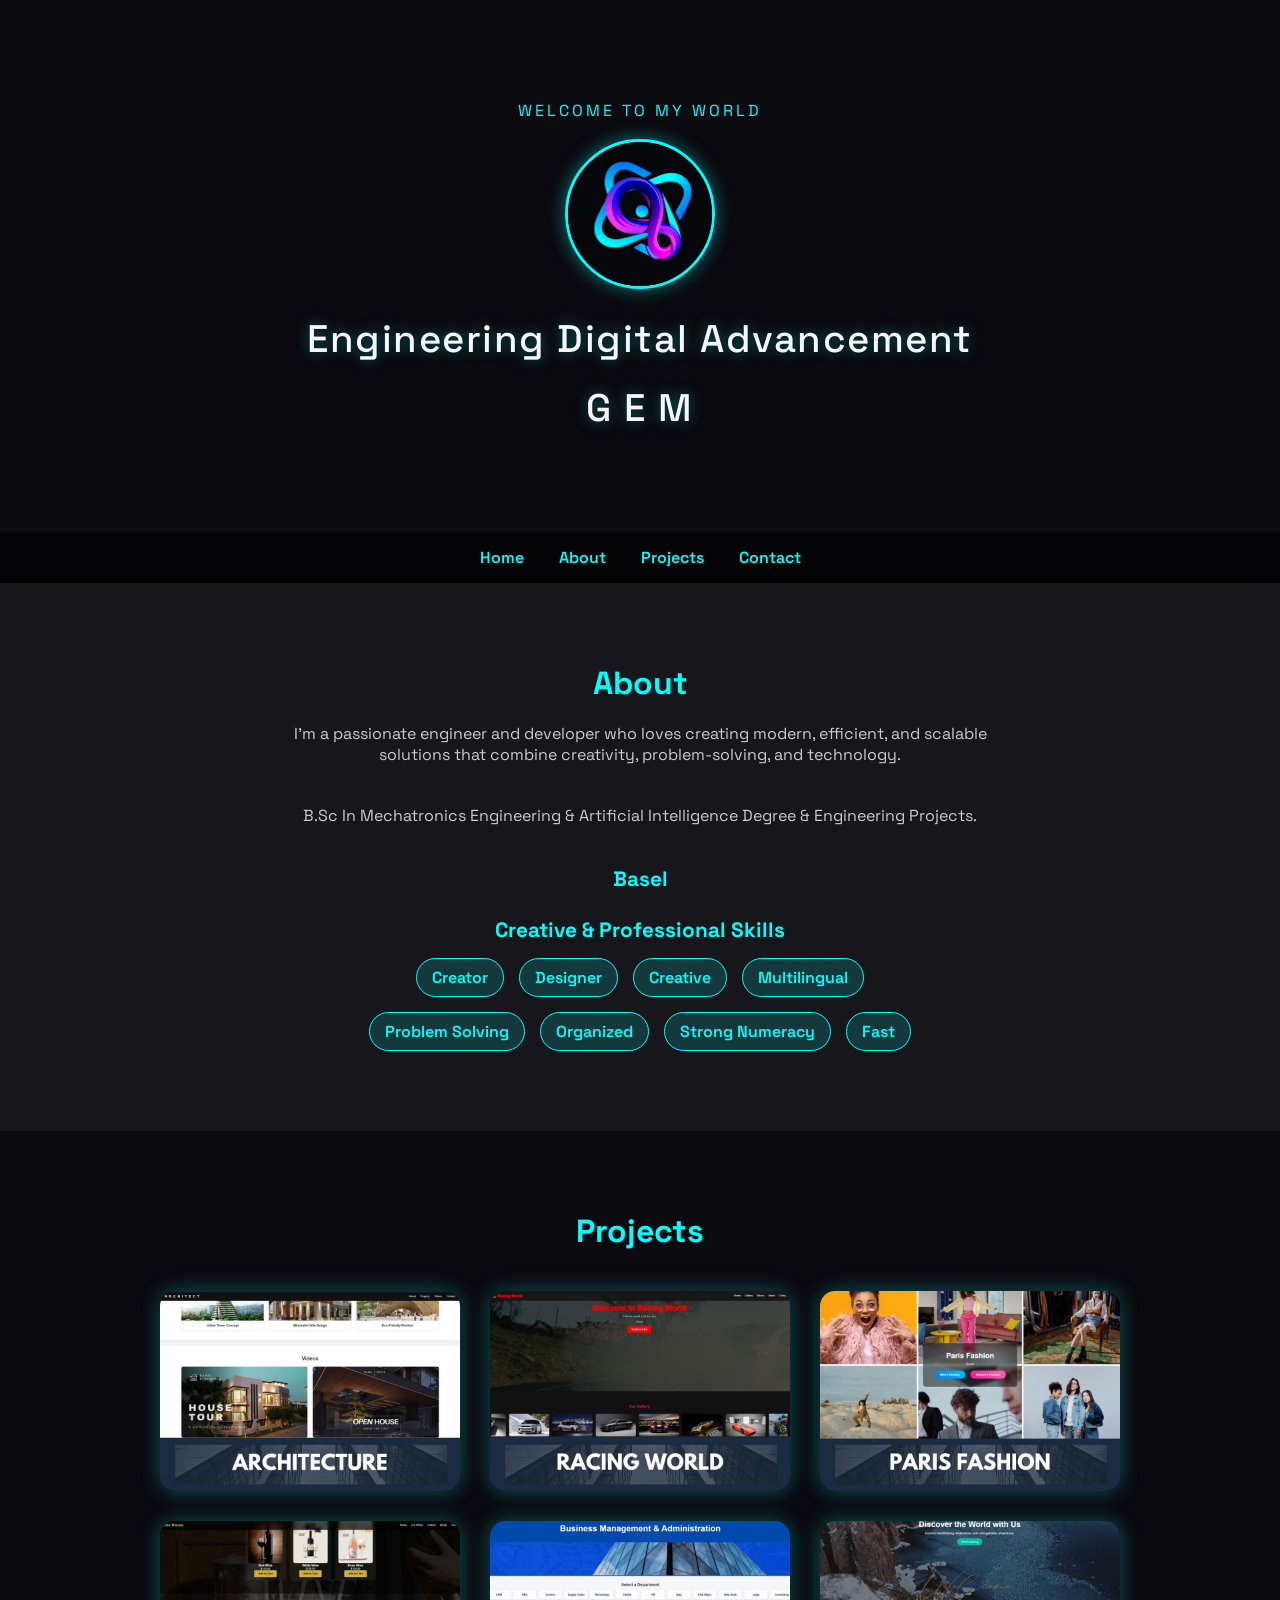
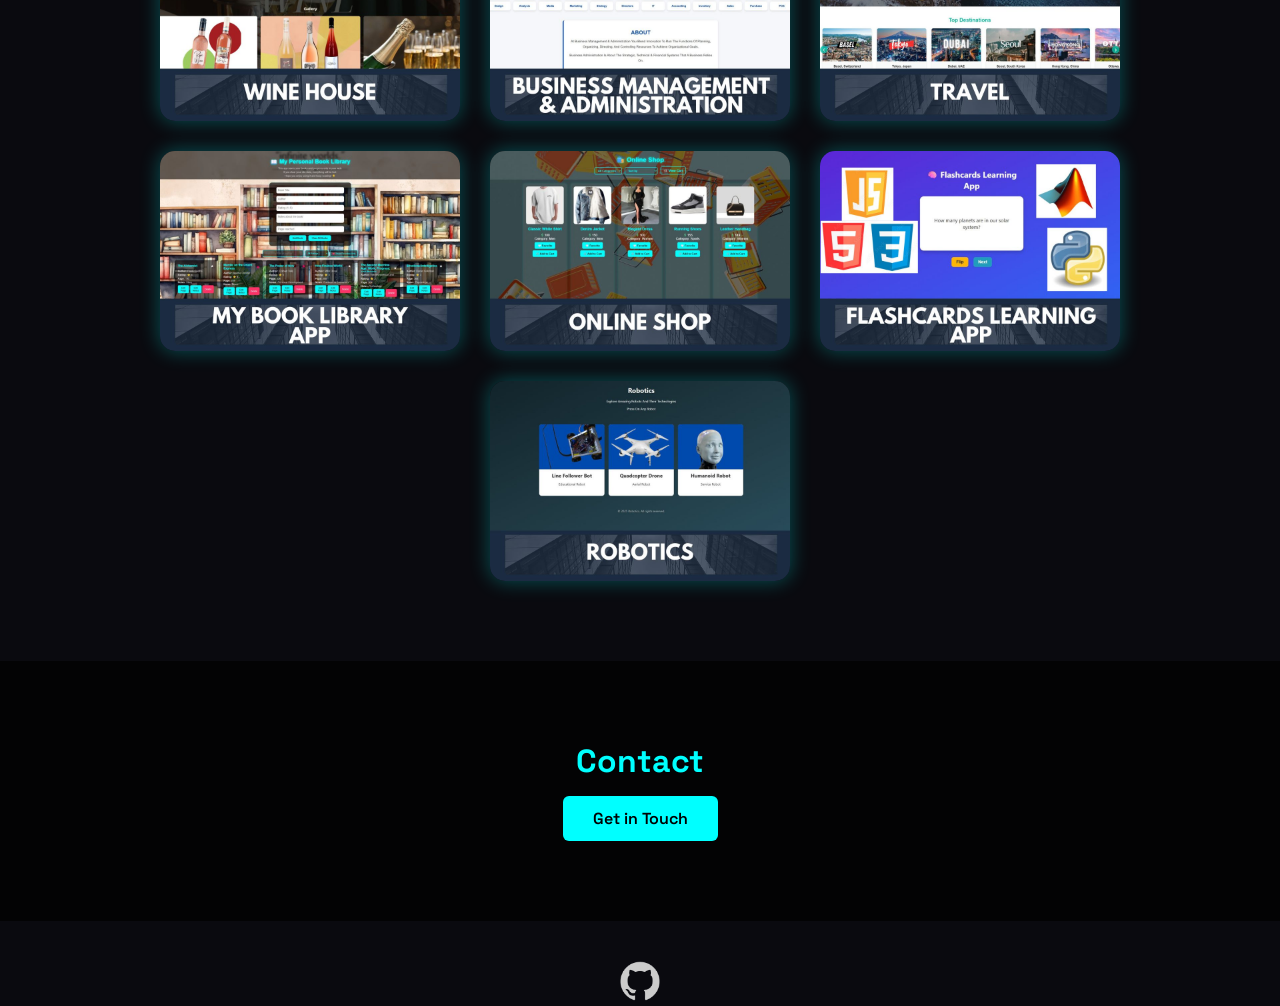
<file: index.html>
<!DOCTYPE html>
<html lang="en">
<head>
  <meta charset="UTF-8" />
  <meta name="viewport" content="width=device-width, initial-scale=1.0" />
  
  <link rel="preconnect" href="https://fonts.googleapis.com">
<link rel="preconnect" href="https://fonts.gstatic.com" crossorigin>
<link href="https://fonts.googleapis.com/css2?family=Space+Grotesk:wght@300;400;500;600;700&display=swap" rel="stylesheet">
  
  <title>AI & Data | Software & Mechatronics Engineer | Business Intelligence | Operations</title>
  <link rel="icon" href="assets/icons/edalogo.png">
  <link rel="stylesheet" href="style.css" />
  <meta name="google-site-verification" content="UK_YqPpvfcfRPF9ksJvsuwuyppRobvu2Sew8CycZykQ" />
</head>
<body>


  <!-- Cursor Trail Canvas -->
  <canvas id="cursorTrail"></canvas>

  <!-- Hero Section -->
  <section id="home" class="hero">
    <div class="intro-text">Welcome to My World</div>
    <div class="profile">
      <img src="assets/images/profile.png" alt="Profile Photo" class="profile-pic" />
      <h1 class="name">Engineering Digital Advancement</h1>
            <h1 class="name"> G E M </h1>
    </div>
  </section>

  <!-- Navigation -->
  <nav class="navbar">
    <a href="#home">Home</a>
    <a href="#about">About</a>
    <a href="#projects">Projects</a>
    <a href="#contact">Contact</a>
  </nav>

  <!-- About Section -->
  <section id="about" class="about">
    <h2>About</h2>
    <p>I’m a passionate engineer and developer who loves creating modern, efficient, and scalable solutions that combine creativity, problem-solving, and technology.</p>
    <p>B.Sc In Mechatronics Engineering & Artificial Intelligence Degree & Engineering Projects.</p>

    <div class="skills">
      <h3 class="skills-title">Basel</h3>
      

      <h3 class="skills-title">Creative & Professional Skills</h3>
      <div class="soft-skills">
        <span class="tag">Creator</span>
        <span class="tag">Designer</span>
        <span class="tag">Creative</span>
        <span class="tag">Multilingual</span>
        <span class="tag">Problem Solving</span>
        <span class="tag">Organized</span>
        <span class="tag">Strong Numeracy</span>
        <span class="tag">Fast</span>
      </div>
    </div>
  </section>

  <!-- Projects Section -->
  <section id="projects" class="projects">
    <h2>Projects</h2>
    <div class="cards">
      <div class="card">
        <img src="assets/images/project1.jpg" alt="Project 1" />
        <div class="overlay"><h3>Architecture</h3><a href="https://baselswitz.github.io/Architecture/" target="_blank">View</a></div>
      </div>
      <div class="card">
        <img src="assets/images/project2.jpg" alt="Project 2" />
        <div class="overlay"><h3>Racing World</h3><a href="https://baselswitz.github.io/racing-world/" target="_blank">View</a></div>
      </div>
      <div class="card">
        <img src="assets/images/project3.jpg" alt="Project 3" />
        <div class="overlay"><h3>Paris Fashion</h3><a href="https://baselswitz.github.io/paris-fashion/" target="_blank">View</a></div>
      </div>
      <div class="card">
        <img src="assets/images/project4.jpg" alt="Project 4" />
        <div class="overlay"><h3>Wine House</h3><a href="https://baselswitz.github.io/wine-house/" target="_blank">View</a></div>
      </div>
      <div class="card">
        <img src="assets/images/project10.jpg" alt="Project 10" />
        <div class="overlay"><h3>Business Management Administration</h3><a href="https://baselswitz.github.io/business-management-administration/index.html" target="_blank">View</a></div>
      </div>
      <div class="card">
        <img src="assets/images/project5.jpg" alt="Project 5" />
        <div class="overlay"><h3>Travel</h3><a href="https://baselswitz.github.io/travel/" target="_blank">View</a></div>
      </div>
        <div class="card">
        <img src="assets/images/project6.jpg" alt="Project 6" />
        <div class="overlay"><h3>My Book Library</h3><a href="https://baselswitz.github.io/my-book-library/" target="_blank">View</a></div>
      </div>
         <div class="card">
        <img src="assets/images/project7.jpg" alt="Project 7" />
        <div class="overlay"><h3>Online Shop</h3><a href="https://baselswitz.github.io/online-shop/" target="_blank">View</a></div>
      </div>
        <div class="card">
        <img src="assets/images/project8.jpg" alt="Project 8" />
        <div class="overlay"><h3>Flashcards Learning App</h3><a href="https://baselswitz.github.io/flash-cards/" target="_blank">View</a></div>
      </div>
        <div class="card">
        <img src="assets/images/project9.jpg" alt="Project 9" />
        <div class="overlay"><h3>Robotics</h3><a href="https://baselswitz.github.io/robotics/" target="_blank">View</a></div>
      </div>
    </div>
  </section>
 
  
<!-- Contact Section -->
<section class="contact-section" id="contact">
    <h2>Contact</h2>
    <a href="mailto:contact@edagem.com" class="btn">Get in Touch</a>
</section>

    <!-- Social Icons -->
    <div class="social-icons">
      <a href="https://edagem.com/"><img src="assets/icons/github.png" alt="GitHub"></a>
    </div>
  </section>

  <script src="script.js"></script>
</body>
</html>
</file>
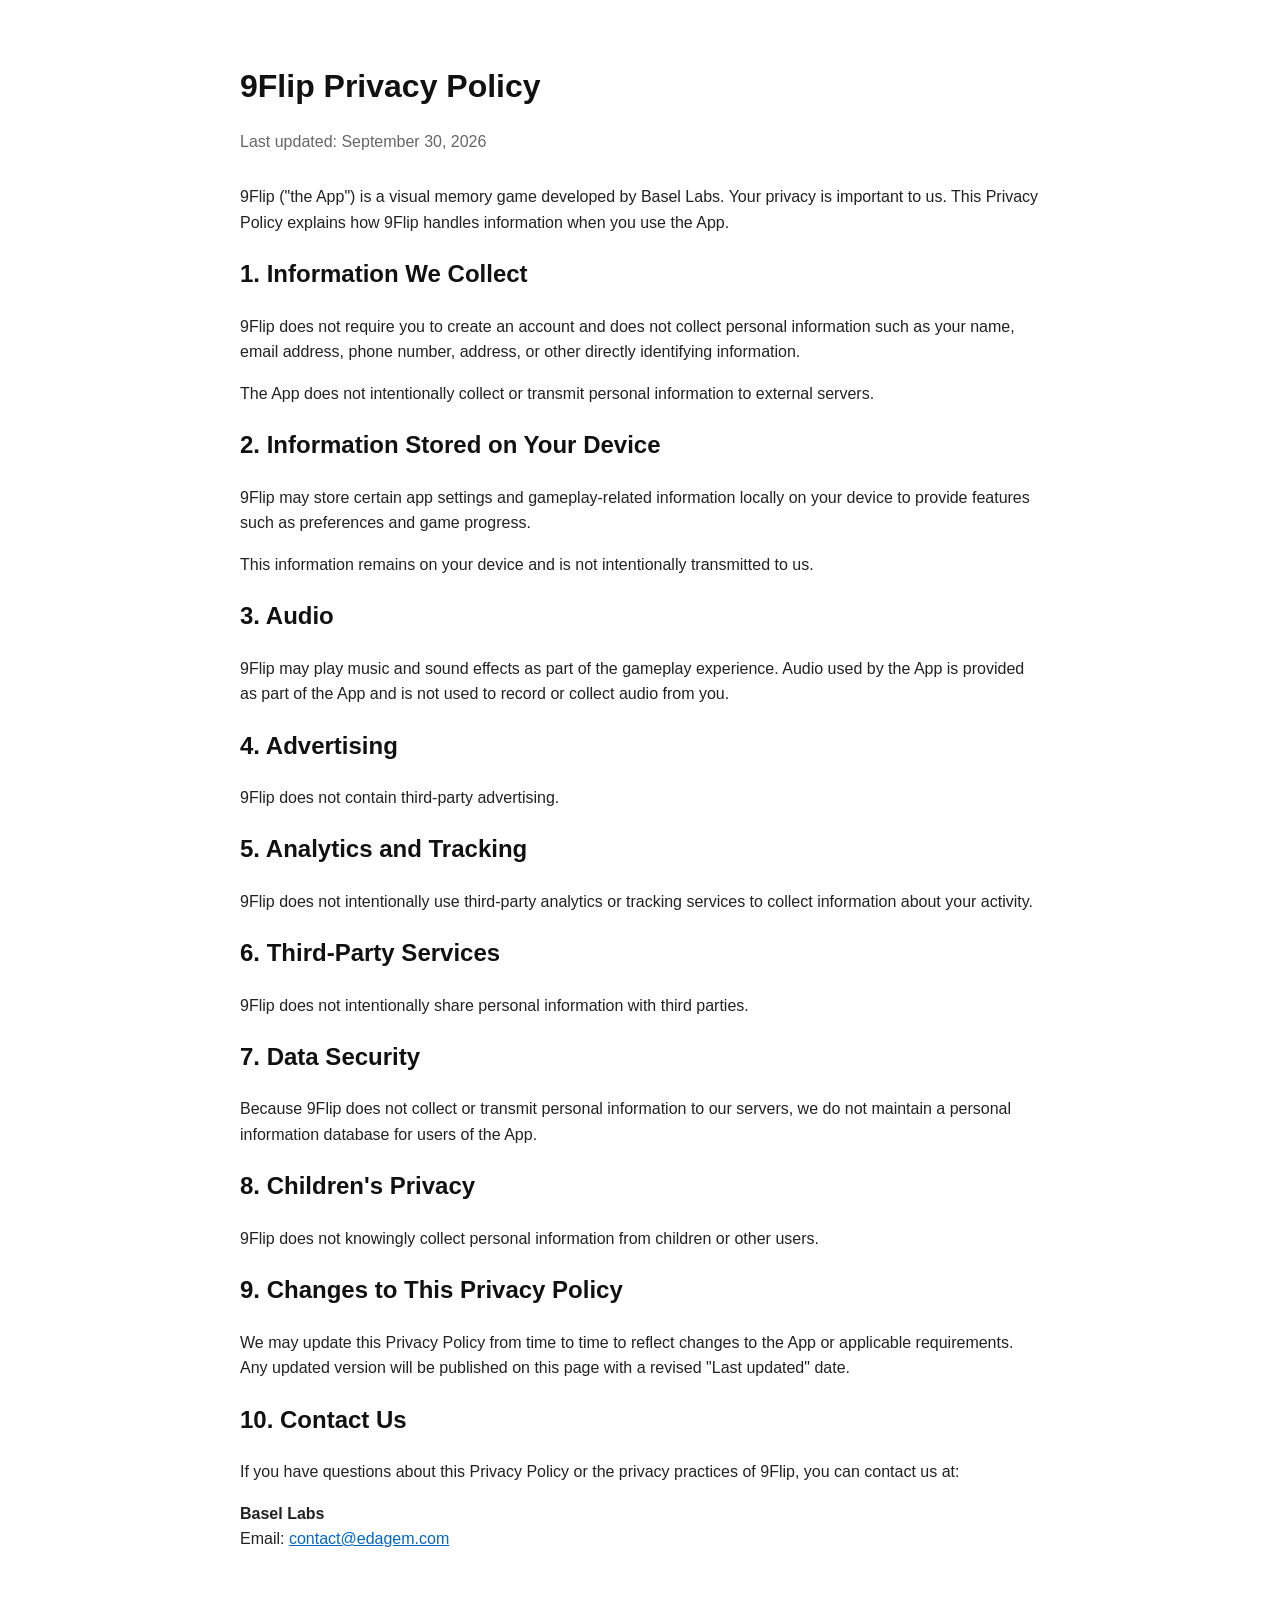
<file: 9flip/privacy-policy.html>
<!DOCTYPE html>
<html lang="en">
<head>
  <meta charset="UTF-8">
  <meta name="viewport" content="width=device-width, initial-scale=1.0">
  <title>9Flip Privacy Policy</title>
  <style>
    body {
      font-family: Arial, sans-serif;
      line-height: 1.6;
      max-width: 800px;
      margin: 0 auto;
      padding: 40px 20px;
      color: #222;
      background: #fff;
    }

    h1, h2 {
      color: #111;
    }

    h1 {
      margin-bottom: 10px;
    }

    .updated {
      color: #666;
      margin-bottom: 30px;
    }

    a {
      color: #0066cc;
    }
  </style>
</head>

<body>

  <h1>9Flip Privacy Policy</h1>

  <p class="updated">Last updated: September 30, 2026</p>

  <p>
    9Flip ("the App") is a visual memory game developed by Basel Labs.
    Your privacy is important to us. This Privacy Policy explains how
    9Flip handles information when you use the App.
  </p>

  <h2>1. Information We Collect</h2>

  <p>
    9Flip does not require you to create an account and does not
    collect personal information such as your name, email address,
    phone number, address, or other directly identifying information.
  </p>

  <p>
    The App does not intentionally collect or transmit personal
    information to external servers.
  </p>

  <h2>2. Information Stored on Your Device</h2>

  <p>
    9Flip may store certain app settings and gameplay-related
    information locally on your device to provide features such as
    preferences and game progress.
  </p>

  <p>
    This information remains on your device and is not intentionally
    transmitted to us.
  </p>

  <h2>3. Audio</h2>

  <p>
    9Flip may play music and sound effects as part of the gameplay
    experience. Audio used by the App is provided as part of the App
    and is not used to record or collect audio from you.
  </p>

  <h2>4. Advertising</h2>

  <p>
    9Flip does not contain third-party advertising.
  </p>

  <h2>5. Analytics and Tracking</h2>

  <p>
    9Flip does not intentionally use third-party analytics or tracking
    services to collect information about your activity.
  </p>

  <h2>6. Third-Party Services</h2>

  <p>
    9Flip does not intentionally share personal information with
    third parties.
  </p>

  <h2>7. Data Security</h2>

  <p>
    Because 9Flip does not collect or transmit personal information
    to our servers, we do not maintain a personal information database
    for users of the App.
  </p>

  <h2>8. Children's Privacy</h2>

  <p>
    9Flip does not knowingly collect personal information from
    children or other users.
  </p>

  <h2>9. Changes to This Privacy Policy</h2>

  <p>
    We may update this Privacy Policy from time to time to reflect
    changes to the App or applicable requirements. Any updated version
    will be published on this page with a revised "Last updated" date.
  </p>

  <h2>10. Contact Us</h2>

  <p>
    If you have questions about this Privacy Policy or the privacy
    practices of 9Flip, you can contact us at:
  </p>

  <p>
    <strong>Basel Labs</strong><br>
    Email:
    <a href="mailto:contact@edagem.com">contact@edagem.com</a>
  </p>

</body>
</html>
</file>
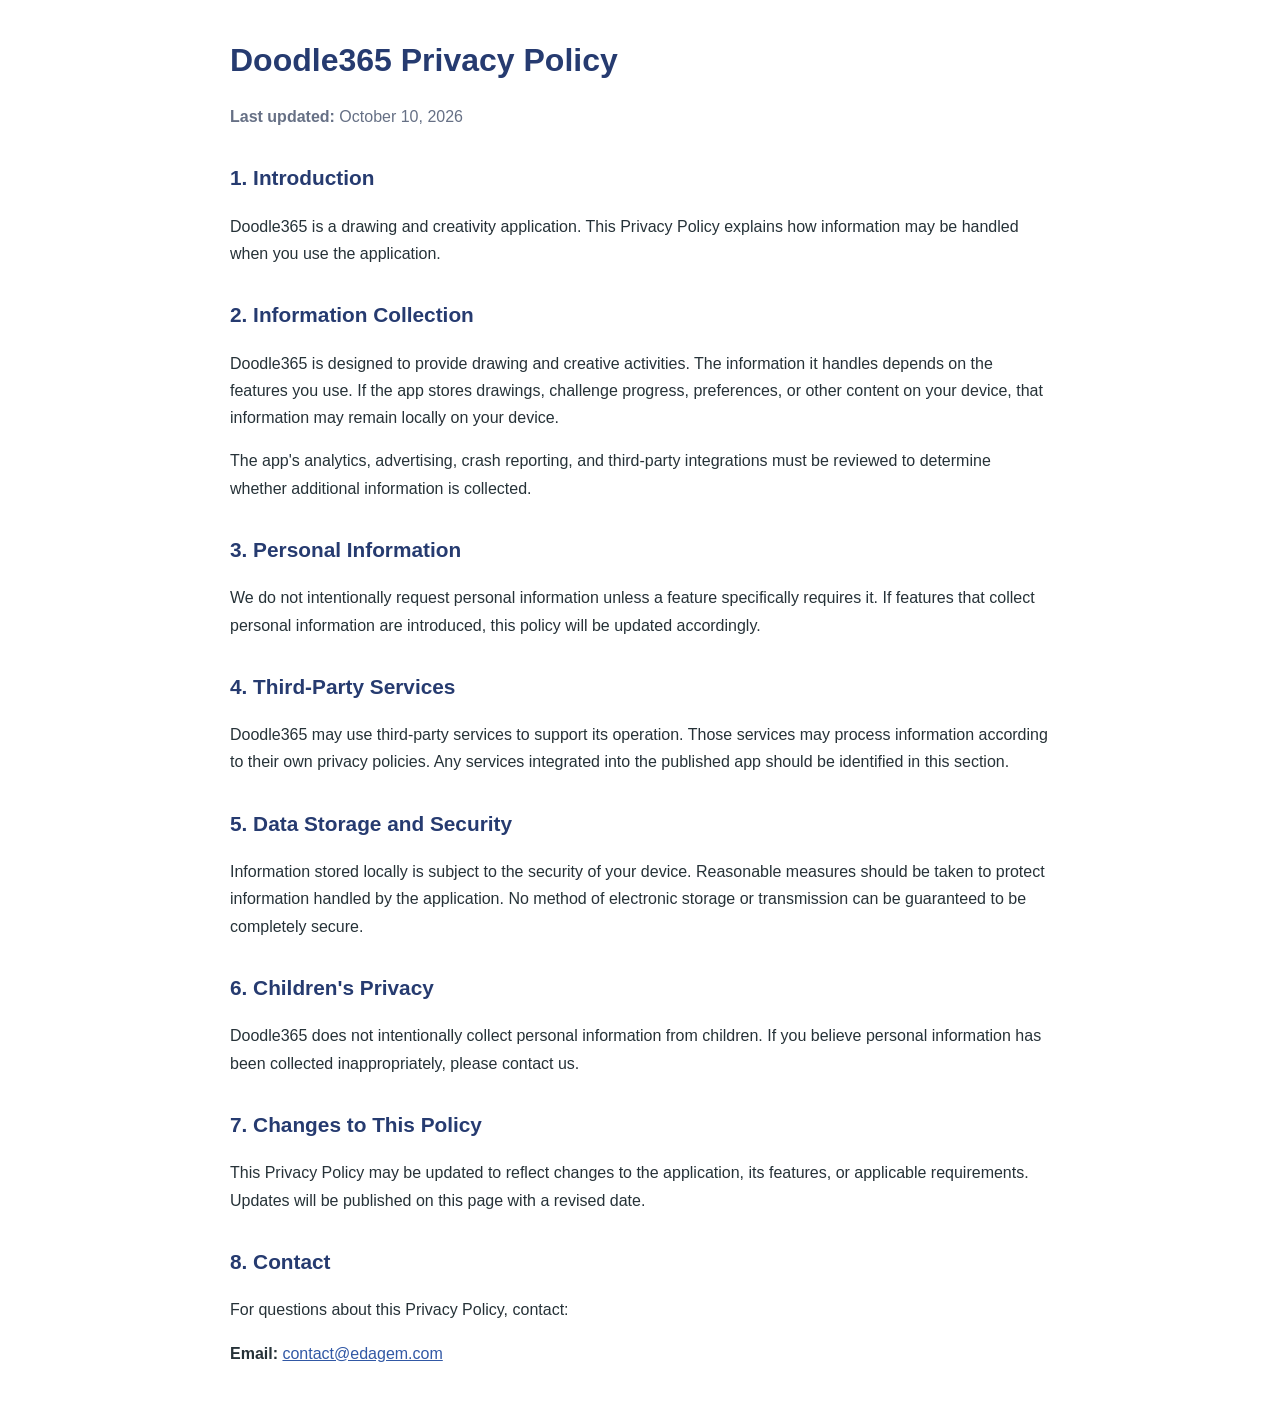
<file: doodle365/privacy-policy.html>
<!DOCTYPE html>
<html lang="en">
<head>
  <meta charset="UTF-8">
  <meta name="viewport" content="width=device-width, initial-scale=1.0">
  <meta name="description" content="Privacy Policy for Doodle365, a drawing and creativity application.">
  <title>Doodle365 Privacy Policy</title>
  <style>
    body {
      font-family: Arial, sans-serif;
      line-height: 1.7;
      color: #263238;
      max-width: 820px;
      margin: 40px auto;
      padding: 0 24px;
      background: #ffffff;
    }
    h1 { color: #263b70; line-height: 1.3; }
    h2 {
      color: #263b70;
      margin-top: 30px;
      font-size: 1.3rem;
    }
    .updated { color: #667085; margin-bottom: 28px; }
    a { color: #3158a5; }
  </style>
</head>
<body>
  <h1>Doodle365 Privacy Policy</h1>
  <p class="updated"><strong>Last updated:</strong> October 10, 2026</p>

  <h2>1. Introduction</h2>
  <p>Doodle365 is a drawing and creativity application.
  This Privacy Policy explains how information may be handled
  when you use the application.</p>

  <h2>2. Information Collection</h2>
  <p>Doodle365 is designed to provide drawing and creative
  activities. The information it handles depends on the features
  you use. If the app stores drawings, challenge progress,
  preferences, or other content on your device, that information
  may remain locally on your device.</p>
  <p>The app's analytics, advertising, crash reporting, and
  third-party integrations must be reviewed to determine whether
  additional information is collected.</p>

  <h2>3. Personal Information</h2>
  <p>We do not intentionally request personal information unless
  a feature specifically requires it. If features that collect
  personal information are introduced, this policy will be
  updated accordingly.</p>

  <h2>4. Third-Party Services</h2>
  <p>Doodle365 may use third-party services to support its
  operation. Those services may process information according
  to their own privacy policies. Any services integrated into
  the published app should be identified in this section.</p>

  <h2>5. Data Storage and Security</h2>
  <p>Information stored locally is subject to the security of
  your device. Reasonable measures should be taken to protect
  information handled by the application. No method of
  electronic storage or transmission can be guaranteed to be
  completely secure.</p>

  <h2>6. Children's Privacy</h2>
  <p>Doodle365 does not intentionally collect personal
  information from children. If you believe personal information
  has been collected inappropriately, please contact us.</p>

  <h2>7. Changes to This Policy</h2>
  <p>This Privacy Policy may be updated to reflect changes to
  the application, its features, or applicable requirements.
  Updates will be published on this page with a revised date.</p>

  <h2>8. Contact</h2>
  <p>For questions about this Privacy Policy, contact:</p>
  <p><strong>Email:</strong>
  <a href="mailto:contact@edagem.com">contact@edagem.com</a></p>
</body>
</html>
</file>
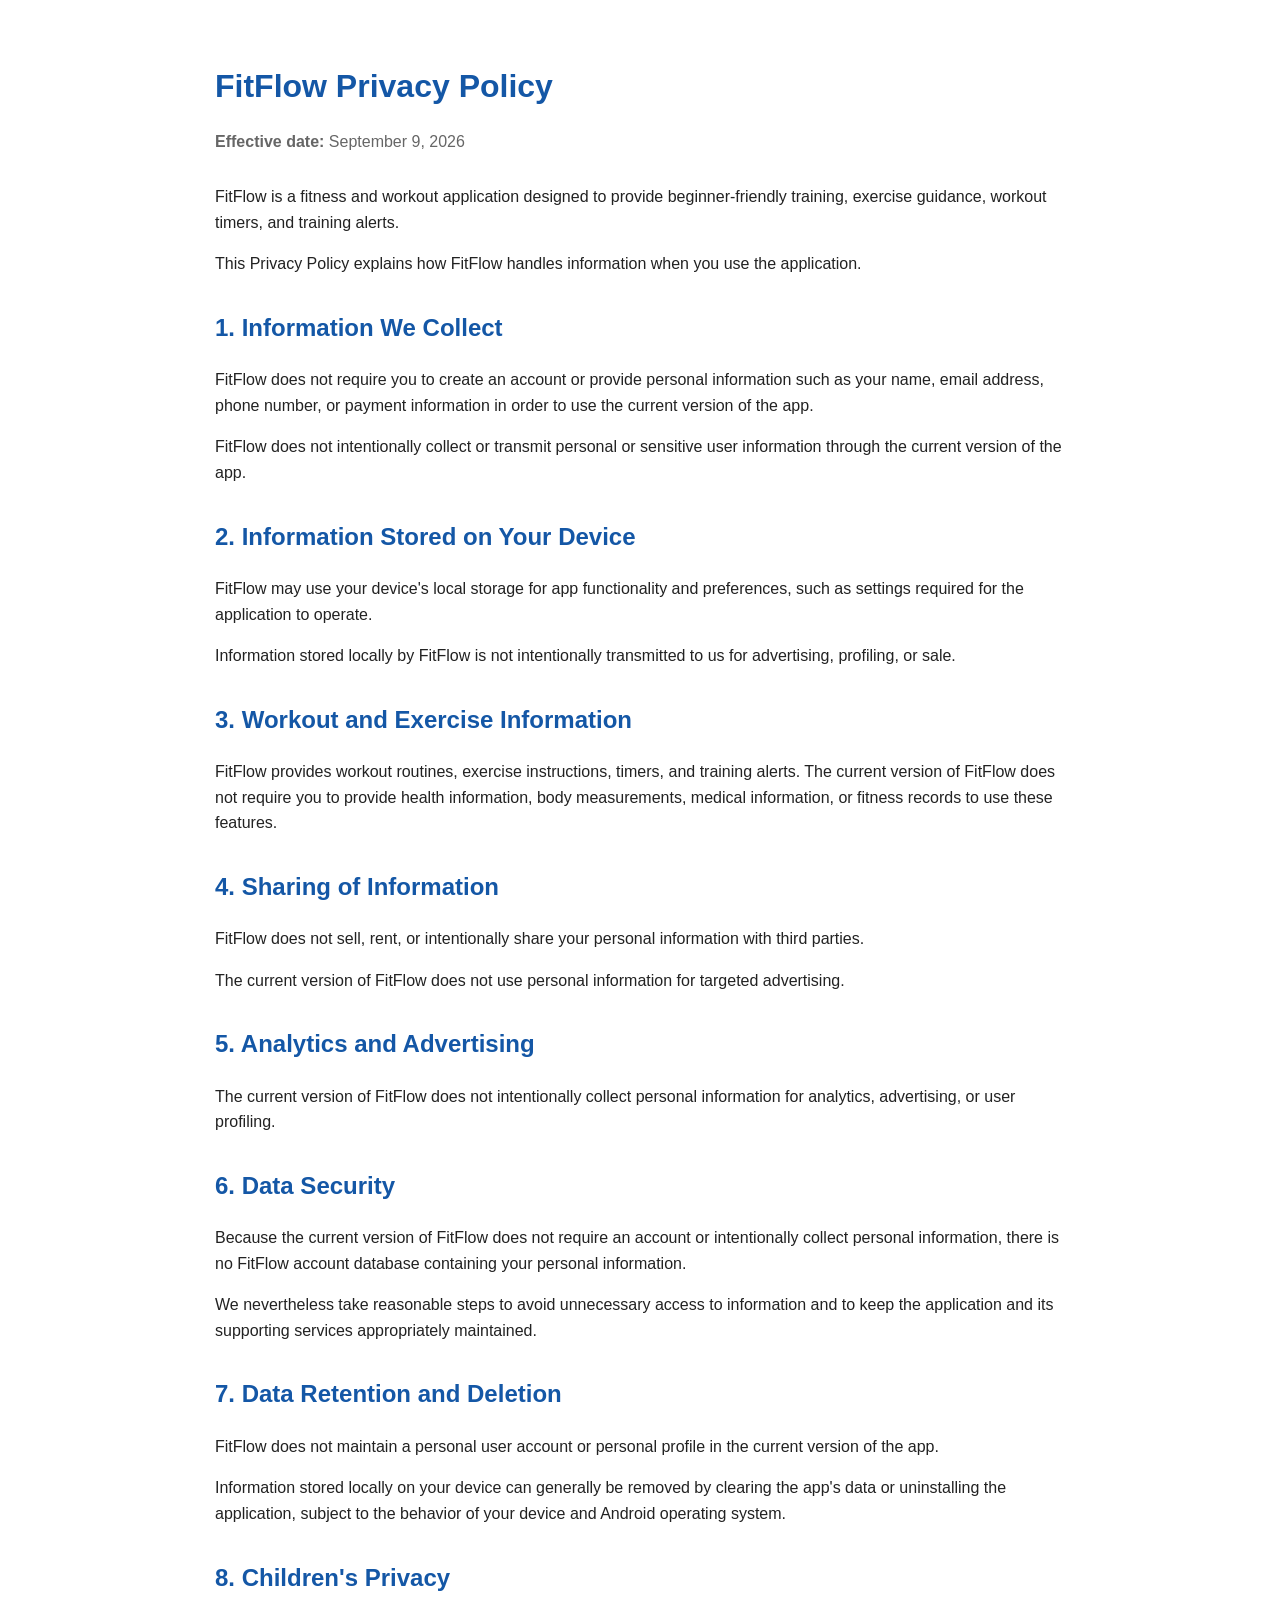
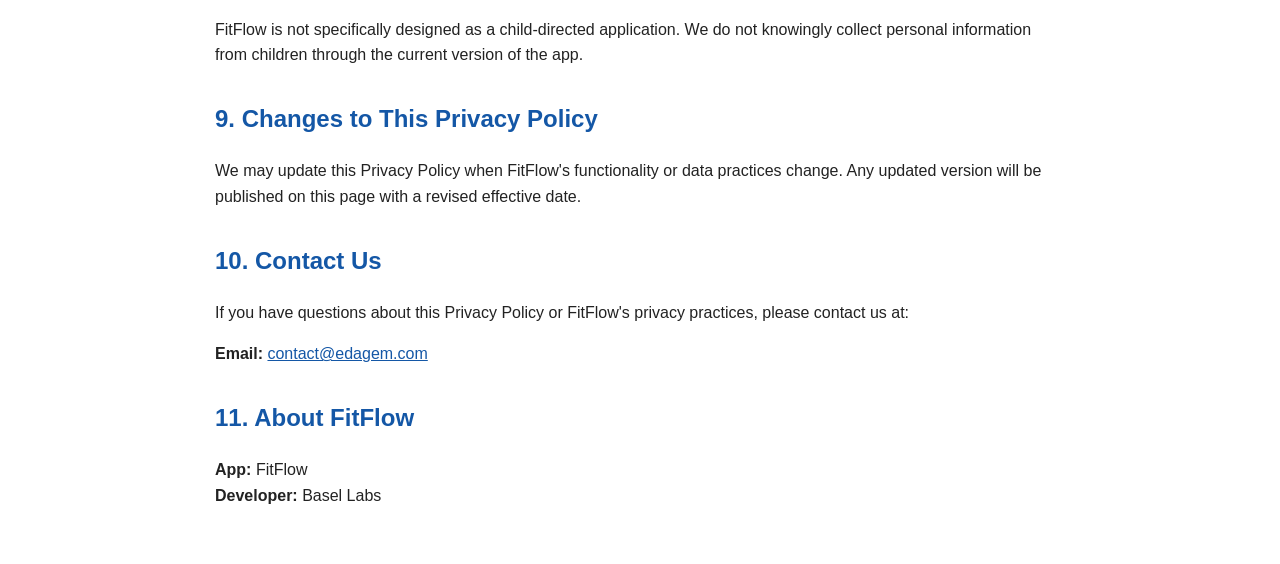
<file: fitflow/privacy-policy.html>
<!DOCTYPE html>
<html lang="en">
<head>
    <meta charset="UTF-8">
    <meta name="viewport" content="width=device-width, initial-scale=1.0">
    <title>FitFlow Privacy Policy</title>
    <style>
        body {
            font-family: Arial, sans-serif;
            line-height: 1.6;
            max-width: 850px;
            margin: 0 auto;
            padding: 40px 20px;
            color: #222;
            background: #fff;
        }

        h1 {
            color: #1457a6;
            margin-bottom: 8px;
        }

        h2 {
            color: #1457a6;
            margin-top: 32px;
        }

        p, li {
            font-size: 16px;
        }

        .updated {
            color: #666;
            margin-bottom: 30px;
        }

        a {
            color: #1457a6;
        }
    </style>
</head>

<body>

    <h1>FitFlow Privacy Policy</h1>

    <p class="updated">
        <strong>Effective date:</strong> September 9, 2026
    </p>

    <p>
        FitFlow is a fitness and workout application designed to provide
        beginner-friendly training, exercise guidance, workout timers, and
        training alerts.
    </p>

    <p>
        This Privacy Policy explains how FitFlow handles information when you
        use the application.
    </p>

    <h2>1. Information We Collect</h2>

    <p>
        FitFlow does not require you to create an account or provide personal
        information such as your name, email address, phone number, or
        payment information in order to use the current version of the app.
    </p>

    <p>
        FitFlow does not intentionally collect or transmit personal or
        sensitive user information through the current version of the app.
    </p>

    <h2>2. Information Stored on Your Device</h2>

    <p>
        FitFlow may use your device's local storage for app functionality and
        preferences, such as settings required for the application to operate.
    </p>

    <p>
        Information stored locally by FitFlow is not intentionally transmitted
        to us for advertising, profiling, or sale.
    </p>

    <h2>3. Workout and Exercise Information</h2>

    <p>
        FitFlow provides workout routines, exercise instructions, timers, and
        training alerts. The current version of FitFlow does not require you
        to provide health information, body measurements, medical information,
        or fitness records to use these features.
    </p>

    <h2>4. Sharing of Information</h2>

    <p>
        FitFlow does not sell, rent, or intentionally share your personal
        information with third parties.
    </p>

    <p>
        The current version of FitFlow does not use personal information for
        targeted advertising.
    </p>

    <h2>5. Analytics and Advertising</h2>

    <p>
        The current version of FitFlow does not intentionally collect personal
        information for analytics, advertising, or user profiling.
    </p>

    <h2>6. Data Security</h2>

    <p>
        Because the current version of FitFlow does not require an account or
        intentionally collect personal information, there is no FitFlow
        account database containing your personal information.
    </p>

    <p>
        We nevertheless take reasonable steps to avoid unnecessary access to
        information and to keep the application and its supporting services
        appropriately maintained.
    </p>

    <h2>7. Data Retention and Deletion</h2>

    <p>
        FitFlow does not maintain a personal user account or personal profile
        in the current version of the app.
    </p>

    <p>
        Information stored locally on your device can generally be removed by
        clearing the app's data or uninstalling the application, subject to
        the behavior of your device and Android operating system.
    </p>

    <h2>8. Children's Privacy</h2>

    <p>
        FitFlow is not specifically designed as a child-directed application.
        We do not knowingly collect personal information from children through
        the current version of the app.
    </p>

    <h2>9. Changes to This Privacy Policy</h2>

    <p>
        We may update this Privacy Policy when FitFlow's functionality or data
        practices change. Any updated version will be published on this page
        with a revised effective date.
    </p>

    <h2>10. Contact Us</h2>

    <p>
        If you have questions about this Privacy Policy or FitFlow's privacy
        practices, please contact us at:
    </p>

    <p>
        <strong>Email:</strong>
        <a href="mailto:YOUR-EMAIL@example.com">
            contact@edagem.com
        </a>
    </p>

    <h2>11. About FitFlow</h2>

    <p>
        <strong>App:</strong> FitFlow<br>
        <strong>Developer:</strong> Basel Labs
    </p>

</body>
</html>
</file>
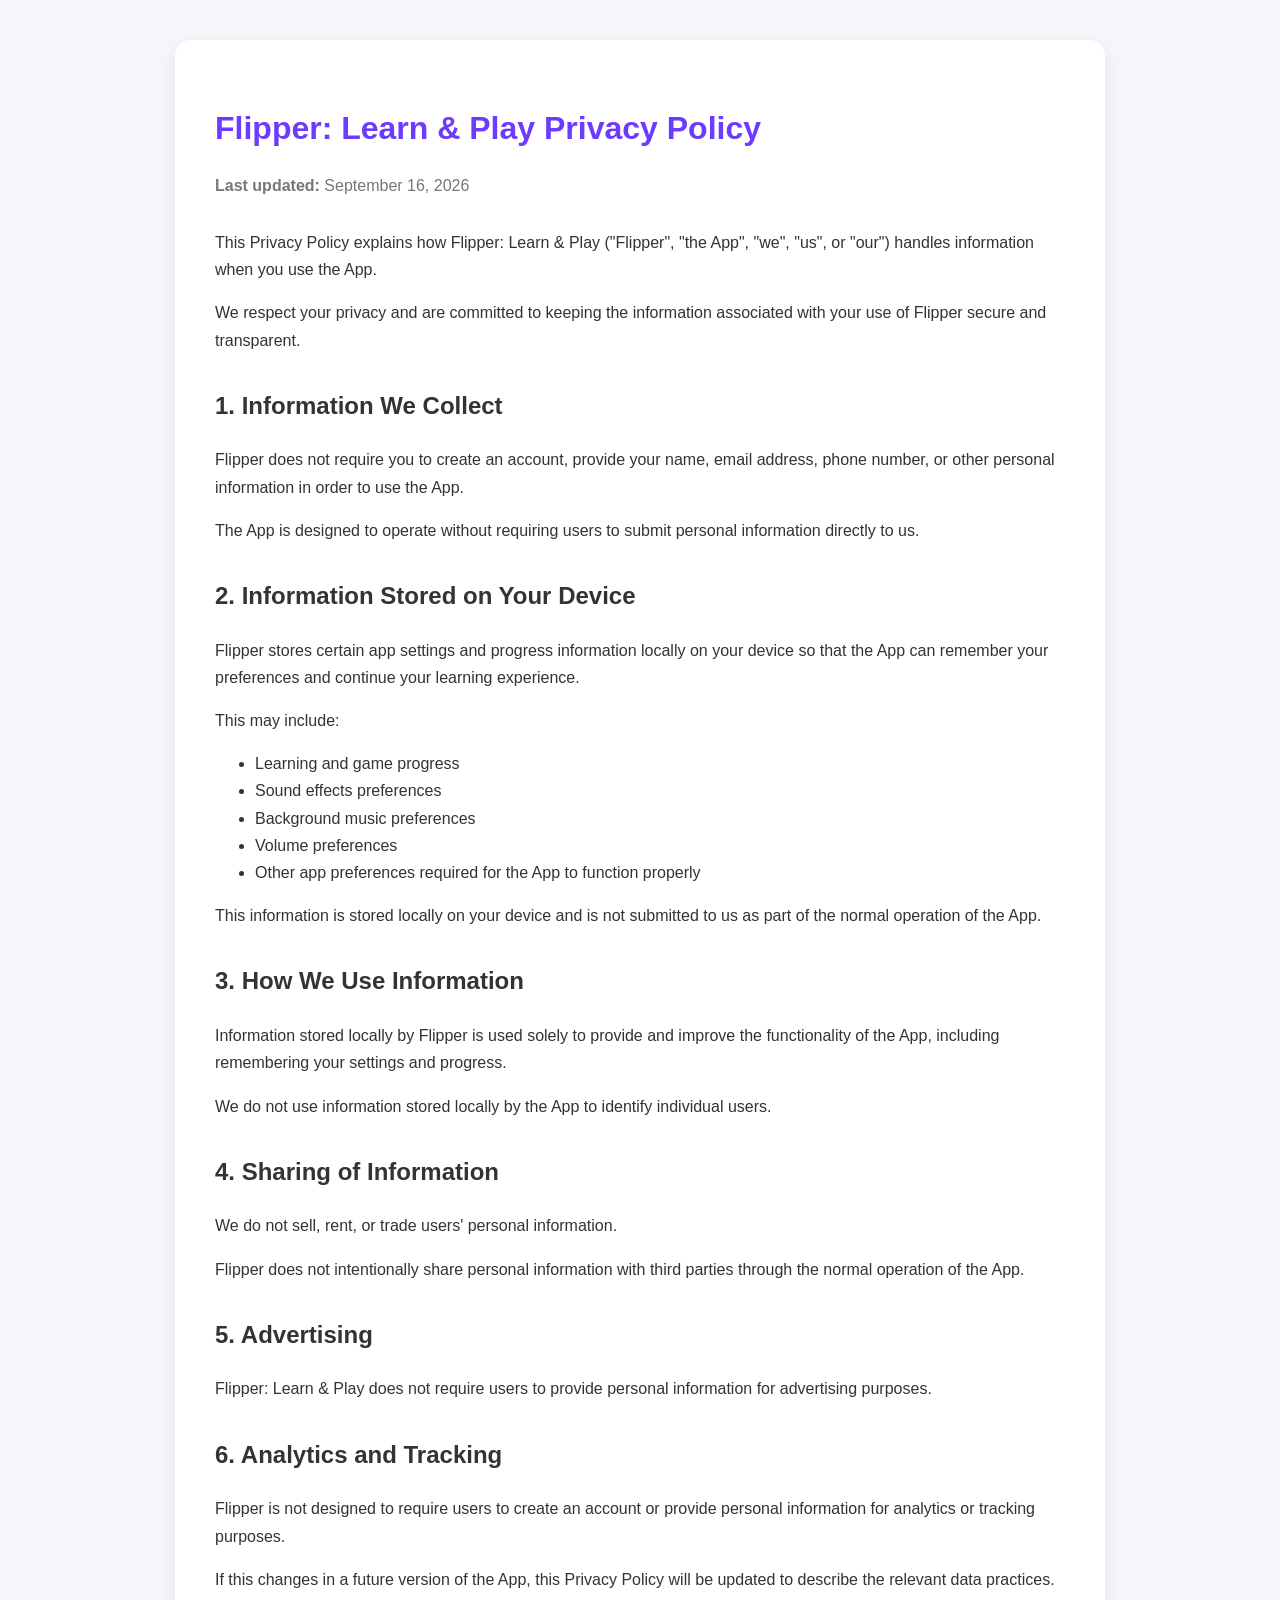
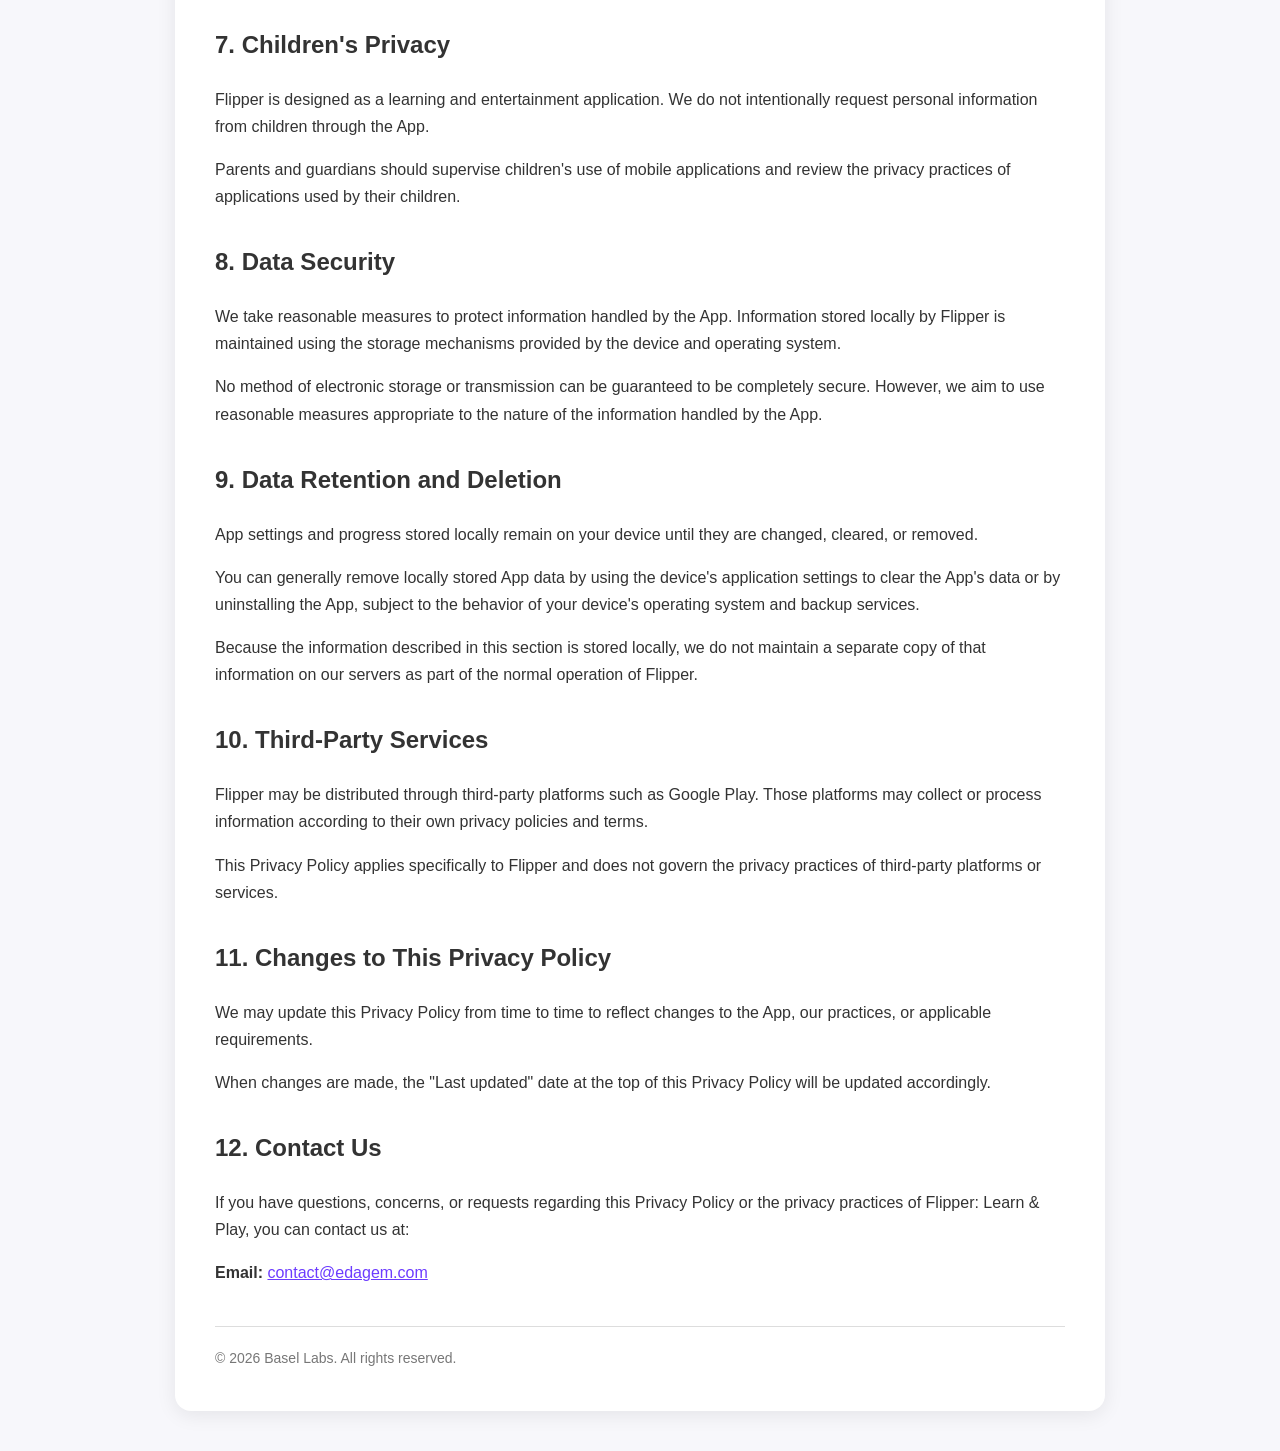
<file: flipper/privacy-policy.html>
<!DOCTYPE html>
<html lang="en">
<head>
    <meta charset="UTF-8">
    <meta name="viewport" content="width=device-width, initial-scale=1.0">
    <title>Flipper: Learn & Play - Privacy Policy</title>
    <style>
        body {
            font-family: Arial, Helvetica, sans-serif;
            line-height: 1.7;
            color: #333;
            background: #f7f7fb;
            margin: 0;
            padding: 0;
        }

        .container {
            max-width: 850px;
            margin: 40px auto;
            padding: 40px;
            background: #ffffff;
            border-radius: 16px;
            box-shadow: 0 4px 20px rgba(0, 0, 0, 0.08);
        }

        h1 {
            color: #6C3BFF;
            margin-bottom: 8px;
        }

        h2 {
            color: #333;
            margin-top: 32px;
        }

        p, li {
            font-size: 16px;
        }

        a {
            color: #6C3BFF;
        }

        .updated {
            color: #777;
            margin-bottom: 30px;
        }

        footer {
            margin-top: 40px;
            padding-top: 20px;
            border-top: 1px solid #ddd;
            color: #777;
            font-size: 14px;
        }

        @media (max-width: 600px) {
            .container {
                margin: 15px;
                padding: 25px;
            }
        }
    </style>
</head>

<body>

<div class="container">

    <h1>Flipper: Learn &amp; Play Privacy Policy</h1>

    <p class="updated">
        <strong>Last updated:</strong> September 16, 2026
    </p>

    <p>
        This Privacy Policy explains how Flipper: Learn &amp; Play
        ("Flipper", "the App", "we", "us", or "our") handles information
        when you use the App.
    </p>

    <p>
        We respect your privacy and are committed to keeping the information
        associated with your use of Flipper secure and transparent.
    </p>

    <h2>1. Information We Collect</h2>

    <p>
        Flipper does not require you to create an account, provide your name,
        email address, phone number, or other personal information in order
        to use the App.
    </p>

    <p>
        The App is designed to operate without requiring users to submit
        personal information directly to us.
    </p>

    <h2>2. Information Stored on Your Device</h2>

    <p>
        Flipper stores certain app settings and progress information locally
        on your device so that the App can remember your preferences and
        continue your learning experience.
    </p>

    <p>This may include:</p>

    <ul>
        <li>Learning and game progress</li>
        <li>Sound effects preferences</li>
        <li>Background music preferences</li>
        <li>Volume preferences</li>
        <li>Other app preferences required for the App to function properly</li>
    </ul>

    <p>
        This information is stored locally on your device and is not
        submitted to us as part of the normal operation of the App.
    </p>

    <h2>3. How We Use Information</h2>

    <p>
        Information stored locally by Flipper is used solely to provide
        and improve the functionality of the App, including remembering
        your settings and progress.
    </p>

    <p>
        We do not use information stored locally by the App to identify
        individual users.
    </p>

    <h2>4. Sharing of Information</h2>

    <p>
        We do not sell, rent, or trade users' personal information.
    </p>

    <p>
        Flipper does not intentionally share personal information with
        third parties through the normal operation of the App.
    </p>

    <h2>5. Advertising</h2>

    <p>
        Flipper: Learn &amp; Play does not require users to provide personal
        information for advertising purposes.
    </p>

    <h2>6. Analytics and Tracking</h2>

    <p>
        Flipper is not designed to require users to create an account or
        provide personal information for analytics or tracking purposes.
    </p>

    <p>
        If this changes in a future version of the App, this Privacy Policy
        will be updated to describe the relevant data practices.
    </p>

    <h2>7. Children's Privacy</h2>

    <p>
        Flipper is designed as a learning and entertainment application.
        We do not intentionally request personal information from children
        through the App.
    </p>

    <p>
        Parents and guardians should supervise children's use of mobile
        applications and review the privacy practices of applications used
        by their children.
    </p>

    <h2>8. Data Security</h2>

    <p>
        We take reasonable measures to protect information handled by the
        App. Information stored locally by Flipper is maintained using the
        storage mechanisms provided by the device and operating system.
    </p>

    <p>
        No method of electronic storage or transmission can be guaranteed
        to be completely secure. However, we aim to use reasonable measures
        appropriate to the nature of the information handled by the App.
    </p>

    <h2>9. Data Retention and Deletion</h2>

    <p>
        App settings and progress stored locally remain on your device until
        they are changed, cleared, or removed.
    </p>

    <p>
        You can generally remove locally stored App data by using the
        device's application settings to clear the App's data or by
        uninstalling the App, subject to the behavior of your device's
        operating system and backup services.
    </p>

    <p>
        Because the information described in this section is stored locally,
        we do not maintain a separate copy of that information on our
        servers as part of the normal operation of Flipper.
    </p>

    <h2>10. Third-Party Services</h2>

    <p>
        Flipper may be distributed through third-party platforms such as
        Google Play. Those platforms may collect or process information
        according to their own privacy policies and terms.
    </p>

    <p>
        This Privacy Policy applies specifically to Flipper and does not
        govern the privacy practices of third-party platforms or services.
    </p>

    <h2>11. Changes to This Privacy Policy</h2>

    <p>
        We may update this Privacy Policy from time to time to reflect
        changes to the App, our practices, or applicable requirements.
    </p>

    <p>
        When changes are made, the "Last updated" date at the top of this
        Privacy Policy will be updated accordingly.
    </p>

    <h2>12. Contact Us</h2>

    <p>
        If you have questions, concerns, or requests regarding this Privacy
        Policy or the privacy practices of Flipper: Learn &amp; Play, you
        can contact us at:
    </p>

    <p>
        <strong>Email:</strong>
        <a href="mailto:contact@edagem.com">contact@edagem.com</a>
    </p>

    <footer>
        &copy; 2026 Basel Labs. All rights reserved.
    </footer>

</div>

</body>
</html>
</file>
<file: style.css>
* {
  margin: 0;
  padding: 0;
  box-sizing: border-box;
}

body {
  font-family: "Space Grotesk", sans-serif;
  color: #fff;
  background: #0a0a0f;
  overflow-x: hidden;
  scroll-behavior: smooth;
}

/* Scrollbar Styling */
::-webkit-scrollbar {
  width: 8px;
}
::-webkit-scrollbar-thumb {
  background: linear-gradient(180deg, #00ffff, #007bff);
  border-radius: 10px;
}

/* Background Video */
#bg-video {
  position: fixed;
  top: 0;
  left: 0;
  width: 100%;
  height: 100%;
  object-fit: cover;
  z-index: -3;
  filter: brightness(0.4);
}

/* Cursor Trail */
#cursorTrail {
  position: fixed;
  top: 0;
  left: 0;
  z-index: -1;
  pointer-events: none;
}

/* Hero Section */
.hero {
  text-align: center;
  padding: 100px 20px;
}

.intro-text {
  font-size: 1rem;
  font-weight: 400;
  color: #00ffff;
  text-transform: uppercase;
  margin-bottom: 18px;
  letter-spacing: 3px;
}

.profile-pic {
  width: 150px;
  height: 150px;
  border-radius: 50%;
  border: 3px solid #00ffff;
  box-shadow: 0 0 18px rgba(0, 255, 255, 0.45);
}

.name {
  font-size: 2.4rem;
  font-weight: 500;
  letter-spacing: 1.5px;
  margin-top: 20px;
  color: #f5f7fa;
  text-shadow: 0 0 14px rgba(0, 255, 255, 0.35);
}

.title {
  font-size: 1rem;
  font-weight: 400;
  letter-spacing: 5px;
  color: #8fdcff;
  text-transform: uppercase;
  margin-top: 10px;
}

/* Navbar */
.navbar {
  display: flex;
  justify-content: center;
  flex-wrap: wrap;
  gap: 35px;
  background: rgba(0, 0, 0, 0.6);
  padding: 15px 0;
  position: sticky;
  top: 0;
  z-index: 10;
  backdrop-filter: blur(8px);
}

.navbar a {
  text-decoration: none;
  color: #00ffff;
  font-weight: 600;
  transition: 0.3s;
}

.navbar a:hover {
  color: #fff;
  text-shadow: 0 0 10px #00ffff;
}

/* About Section */
.about {
  padding: 80px 20px;
  text-align: center;
  background: rgba(255, 255, 255, 0.05);
}

.about h2 {
  font-size: 2rem;
  color: #00ffff;
  margin-bottom: 20px;
}

.about p {
  max-width: 700px;
  margin: 0 auto 40px;
  color: #ccc;
}

.skills {
  max-width: 600px;
  margin: 0 auto;
  text-align: left;
}

.skills-title {
  color: #00ffff;
  margin: 25px 0 15px;
  font-size: 1.3rem;
  text-align: center;
}

.skill {
  margin-bottom: 15px;
}

.skill span {
  display: block;
  margin-bottom: 5px;
  font-weight: 600;
}

.bar {
  height: 10px;
  background: #222;
  border-radius: 10px;
  overflow: hidden;
}

.progress {
  height: 100%;
  border-radius: 10px;
  background: linear-gradient(90deg, #00ffff, #007bff);
}

/* Technical Skills Width */
.ai { width: 90%; }
.iot { width: 90%; }
.robotics { width: 90%; }
.graphics { width: 90%; } 
.html { width: 95%; }
.css { width: 90%; }
.js { width: 85%; }
.py { width: 85%; }
.matlab { width: 80%; }
.cd { width: 80%; }
.psql { width: 80%; }
.db { width: 80%; }
.ba { width: 80%; }
.paas { width: 80%; }
.json { width: 80%; }
.labview { width: 80%; }
.cpp { width: 80%; }
.sap { width: 80%; }
.aut { width: 80%; }
.ci { width: 80%; }

/* Soft Skills */
.soft-skills {
  display: flex;
  flex-wrap: wrap;
  justify-content: center;
  gap: 15px;
  margin-top: 10px;
}

.tag {
  background: rgba(0, 255, 255, 0.15);
  color: #00ffff;
  padding: 8px 15px;
  border-radius: 25px;
  border: 1px solid #00ffff;
  font-weight: 600;
  transition: 0.3s;
}

.tag:hover {
  background: #00ffff;
  color: #000;
  box-shadow: 0 0 10px #00ffff;
}

/* Projects */
.projects {
  padding: 80px 20px;
  text-align: center;
}

.projects h2 {
  color: #00ffff;
  font-size: 2rem;
  margin-bottom: 40px;
}

.cards {
  display: flex;
  justify-content: center;
  gap: 30px;
  flex-wrap: wrap;
}

.card {
  position: relative;
  width: 300px;
  height: 200px;
  border-radius: 15px;
  overflow: hidden;
  box-shadow: 0 0 20px rgba(0,255,255,0.3);
  transition: transform 0.3s;
}

.card img {
  width: 100%;
  height: 100%;
  object-fit: cover;
}

.card:hover {
  transform: scale(1.05);
}

.overlay {
  position: absolute;
  top: 0;
  left: 0;
  width: 100%;
  height: 100%;
  background: rgba(0, 255, 255, 0.1);
  display: flex;
  flex-direction: column;
  justify-content: center;
  align-items: center;
  opacity: 0;
  transition: 0.3s;
}

.card:hover .overlay {
  opacity: 1;
  background: rgba(0, 255, 255, 0.25);
}

.overlay h3 {
  color: #fff;
  margin-bottom: 10px;
  text-shadow: 0 0 10px #00ffff;
}

.overlay a {
  background: #00ffff;
  color: #000;
  padding: 8px 15px;
  border-radius: 5px;
  text-decoration: none;
  font-weight: 600;
  transition: 0.3s;
}

.overlay a:hover {
  background: #007bff;
  color: #fff;
}

/* Contact */
.contact-section {
  padding: 80px 20px;
  text-align: center;
  background: rgba(0, 0, 0, 0.7);
}

.contact-section h2 {
  color: #00ffff;
  font-size: 2rem;
  margin-bottom: 15px;
}

.contact-section p {
  color: #ccc;
  margin-bottom: 25px;
}

.contact-section .btn {
  display: inline-block;
  padding: 12px 30px;
  background: #00ffff;
  color: #000;
  border-radius: 6px;
  text-decoration: none;
  font-weight: 600;
  transition: 0.3s;
}

.contact-section .btn:hover {
  background: #007bff;
  color: #fff;
}

/* Social Icons */
.social-icons {
  margin-top: 40px;
  display: flex;
  justify-content: center;
  gap: 25px;
}

.social-icons img {
  width: 40px;
  height: 40px;
  transition: 0.3s;
  filter: brightness(0.8);
}

.social-icons img:hover {
  transform: scale(1.1);
  filter: brightness(1.2);
}

/* Responsive */
@media (max-width: 768px) {
  .navbar {
    gap: 20px;
    flex-wrap: wrap;
  }

  .cards {
    flex-direction: column;
    align-items: center;
  }
}

.styled-link {
  color: #00ffff;              /* Aqua text color */
  text-decoration: none;       /* Remove underline */
  font-weight: bold;           /* Make it stand out */
  transition: color 0.3s, text-shadow 0.3s;
}

.styled-link:hover {
  color: #007bff;              /* Change color on hover */
  text-shadow: 0 0 8px #00ffff; /* Subtle glow effect */
}
</file>
